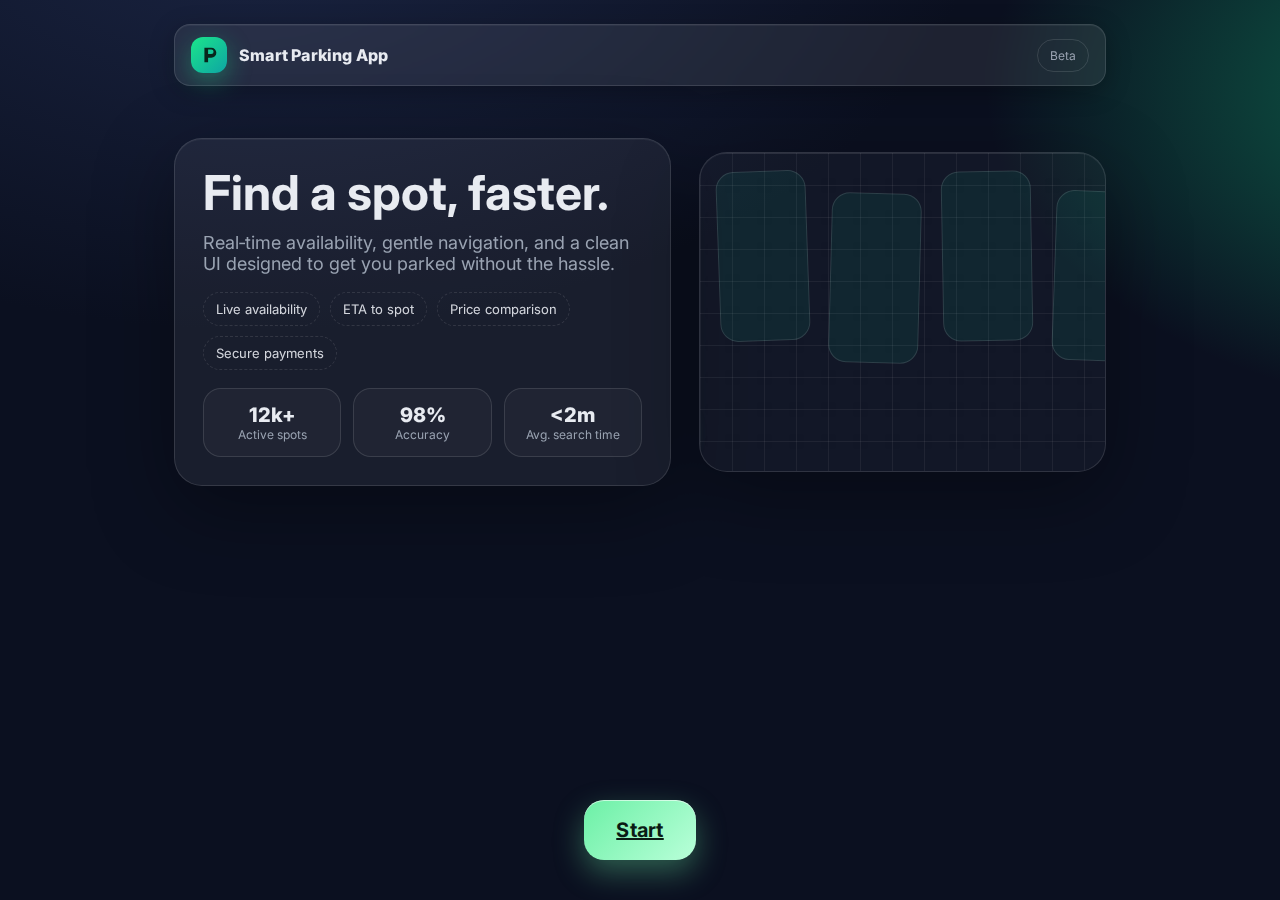
<file: templates/main_page.html>
<!DOCTYPE html>
<html lang="en">
<head>
  <meta charset="UTF-8" />
  <meta name="viewport" content="width=device-width, initial-scale=1" />
  <title>Smart Parking App</title>
  <link rel="preconnect" href="https://fonts.googleapis.com">
  <link rel="preconnect" href="https://fonts.gstatic.com" crossorigin>
  <link href="https://fonts.googleapis.com/css2?family=Inter:wght@300;400;600;800&display=swap" rel="stylesheet">
  <style>
    :root {
      --bg: #0b1020;
      --fg: #e8ebf1;
      --muted: #9aa3b2;
      --primary: #6cf0a6;
      --primary-700: #39d785;
      --card: rgba(255,255,255,0.06);
      --glass: rgba(255,255,255,0.08);
      --border: rgba(255,255,255,0.12);
    }
    * { box-sizing: border-box; }
    html, body { height: 100%; }
    body {
      margin: 0; font-family: Inter, system-ui, -apple-system, Segoe UI, Roboto, "Helvetica Neue", Arial, "Apple Color Emoji", "Segoe UI Emoji";
      color: var(--fg);
      background: radial-gradient(1200px 700px at 20% -10%, #1a2442 0%, rgba(26,36,66,0) 60%),
                  radial-gradient(1000px 600px at 120% 10%, #0d6b50 0%, rgba(13,107,80,0) 55%),
                  linear-gradient(180deg, #0b1020 0%, #0b1020 100%);
      display: flex; flex-direction: column; min-height: 100vh;
    }
    .container { max-width: 980px; margin: 0 auto; padding: 24px; width: 100%; flex: 1; }

    /* Header */
    .nav {
      display: flex; align-items: center; justify-content: space-between; gap: 12px;
      padding: 12px 16px; border: 1px solid var(--border); border-radius: 16px;
      background: var(--glass); backdrop-filter: blur(10px);
      box-shadow: 0 6px 24px rgba(0,0,0,0.25), inset 0 1px 0 rgba(255,255,255,0.05);
    }
    .brand { display: flex; align-items: center; gap: 12px; font-weight: 800; letter-spacing: 0.2px; }
    .brand-logo { width: 36px; height: 36px; border-radius: 12px; display: grid; place-items: center; background: linear-gradient(135deg, #1be58b, #0ea5a3); box-shadow: 0 8px 24px rgba(27,229,139,0.35); }
    .brand svg { width: 22px; height: 22px; color: #08261c; }

    .badge { font-size: 12px; padding: 8px 12px; border-radius: 999px; border: 1px solid var(--border); color: var(--muted); }

    /* Hero */
    .hero { margin-top: 52px; display: grid; grid-template-columns: 1.1fr 0.9fr; align-items: center; gap: 28px; }
    .hero-card {
      background: var(--card); border: 1px solid var(--border); border-radius: 28px; padding: 28px; position: relative; overflow: hidden;
      box-shadow: 0 24px 80px rgba(0,0,0,0.35), inset 0 1px 0 rgba(255,255,255,0.05);
    }
    .hero h1 { font-size: clamp(28px, 4vw, 48px); margin: 0 0 12px; line-height: 1.1; }
    .hero p { margin: 0; color: var(--muted); font-size: clamp(14px, 2.2vw, 18px); }

    .chips { display: flex; flex-wrap: wrap; gap: 10px; margin-top: 18px; }
    .chip { padding: 8px 12px; border: 1px dashed var(--border); border-radius: 999px; color: var(--fg); font-size: 13px; opacity: 0.9; }

    .stats { display: grid; grid-template-columns: repeat(3, 1fr); gap: 12px; margin-top: 18px; }
    .stat { padding: 14px; border-radius: 18px; border: 1px solid var(--border); background: rgba(255,255,255,0.03); text-align: center; }
    .stat .num { font-weight: 800; font-size: 20px; }
    .stat .lbl { color: var(--muted); font-size: 12px; }

    /* Illustration */
    .scene { position: relative; height: 320px; border-radius: 28px; border: 1px solid var(--border); background: rgba(255,255,255,0.03); overflow: hidden; }
    .grid { position: absolute; inset: 0; background-image: linear-gradient(to right, rgba(255,255,255,0.06) 1px, transparent 1px), linear-gradient(to bottom, rgba(255,255,255,0.06) 1px, transparent 1px); background-size: 32px 32px; filter: drop-shadow(0 0 8px rgba(0,0,0,0.3)); }
    .spot { position: absolute; width: 90px; height: 170px; border-radius: 18px; border: 1px solid var(--border); background: rgba(12, 214, 160, 0.08); top: 18px; left: 18px; transform: rotate(-2deg); }
    .spot:nth-child(2) { left: 130px; top: 40px; transform: rotate(1.5deg); }
    .spot:nth-child(3) { left: 242px; top: 18px; transform: rotate(-1deg); }
    .spot:nth-child(4) { left: 354px; top: 38px; transform: rotate(2deg); }
    .car { position: absolute; width: 46px; height: 24px; background: #9cf1cf; border-radius: 7px; top: 260px; left: -60px; box-shadow: 0 8px 20px rgba(108,240,166,0.35); animation: drive 5s ease-in-out infinite; }
    .car::before, .car::after { content:""; position:absolute; bottom:-6px; width: 12px; height: 12px; border-radius: 50%; background:#1d2838; }
    .car::before { left: 6px; }
    .car::after { right: 6px; }
    @keyframes drive {
      0% { transform: translateX(0) translateY(0); }
      40% { transform: translateX(360px) translateY(-120px); }
      70% { transform: translateX(260px) translateY(-180px); }
      100% { transform: translateX(480px) translateY(-180px); }
    }

    /* Centered Start Button */
    .footer {
      display: flex; justify-content: center; align-items: center; padding: 40px 16px;
    }

    .btn {
      appearance: none; border: 0; cursor: pointer; padding: 18px 32px; border-radius: 20px;
      font-weight: 700; font-size: 20px; letter-spacing: 0.3px; color: #0a1c14; background: linear-gradient(135deg, var(--primary), #b9ffd9);
      box-shadow: 0 12px 30px rgba(108,240,166,0.35), inset 0 1px 0 rgba(255,255,255,0.6);
      transition: transform .12s ease, box-shadow .12s ease, filter .12s ease; position: relative; overflow: hidden;
    }
    .btn:hover { transform: translateY(-2px); filter: saturate(1.05); box-shadow: 0 16px 34px rgba(108,240,166,0.45); }
    .btn:active { transform: translateY(0); box-shadow: 0 8px 18px rgba(108,240,166,0.3); }
    .btn .wave { position:absolute; inset: 0; background: radial-gradient(120px 60px at var(--x) var(--y), rgba(255,255,255,0.6), transparent 60%); opacity: 0; transition: opacity .25s ease; }
    .btn:hover .wave { opacity: 0.35; }

    .toast { position: fixed; left: 50%; bottom: 90px; transform: translateX(-50%); background: #0b1f1a; border: 1px solid var(--border); color: var(--fg); padding: 10px 14px; border-radius: 12px; font-size: 14px; opacity: 0; pointer-events: none; transition: opacity .25s ease, transform .25s ease; }
    .toast.show { opacity: 1; transform: translateX(-50%) translateY(-6px); }

    @media (max-width: 900px) {
      .hero { grid-template-columns: 1fr; }
      .scene { height: 240px; }
    }
  </style>
</head>
<body>
  <div class="container">
    <nav class="nav">
      <div class="brand">
        <div class="brand-logo" aria-hidden="true">
          <svg viewBox="0 0 24 24" fill="currentColor" aria-hidden="true">
            <path d="M7 4h7.5a5.5 5.5 0 1 1 0 11H11v5H7V4zm4 7h3.5a2.5 2.5 0 0 0 0-5H11v5z"/>
          </svg>
        </div>
        Smart Parking App
      </div>
      <span class="badge">Beta</span>
    </nav>

    <section class="hero">
      <div class="hero-card">
        <h1>Find a spot, faster.</h1>
        <p>Real‑time availability, gentle navigation, and a clean UI designed to get you parked without the hassle.</p>
        <div class="chips" role="list" aria-label="Highlights">
          <span class="chip" role="listitem">Live availability</span>
          <span class="chip" role="listitem">ETA to spot</span>
          <span class="chip" role="listitem">Price comparison</span>
          <span class="chip" role="listitem">Secure payments</span>
        </div>
        <div class="stats" aria-label="Stats">
          <div class="stat"><div class="num" aria-hidden="true">12k+</div><div class="lbl">Active spots</div></div>
          <div class="stat"><div class="num" aria-hidden="true">98%</div><div class="lbl">Accuracy</div></div>
          <div class="stat"><div class="num" aria-hidden="true"><span aria-hidden="true">&lt;</span>2m</div><div class="lbl">Avg. search time</div></div>
        </div>
      </div>
      <div class="scene hero-card" aria-hidden="true">
        <div class="grid"></div>
        <div class="spot"></div>
        <div class="spot"></div>
        <div class="spot"></div>
        <div class="spot"></div>
        <div class="car"></div>
      </div>
    </section>
  </div>

  <footer class="footer">
    <a id="startBtn", href="/map" class="btn" aria-label="Start Smart Parking">
    <span>Start</span>
    <span class="wave"></span>
  </a>
  </footer>

  <div id="toast" class="toast" role="status" aria-live="polite">Starting… loading map and live spots</div>

  <script>
    const btn = document.getElementById('startBtn');
    const wave = btn.querySelector('.wave');
    btn.addEventListener('pointermove', (e) => {
      const rect = btn.getBoundingClientRect();
      const x = e.clientX - rect.left; const y = e.clientY - rect.top;
      wave.style.setProperty('--x', x + 'px');
      wave.style.setProperty('--y', y + 'px');
    });

    const toast = document.getElementById('toast');
    btn.addEventListener('click', () => {
      toast.classList.add('show');
      setTimeout(() => {
        toast.classList.remove('show');
        // window.location.href = '/map.html';
      }, 1500);
    });
  </script>
</body>
</html>
</file>
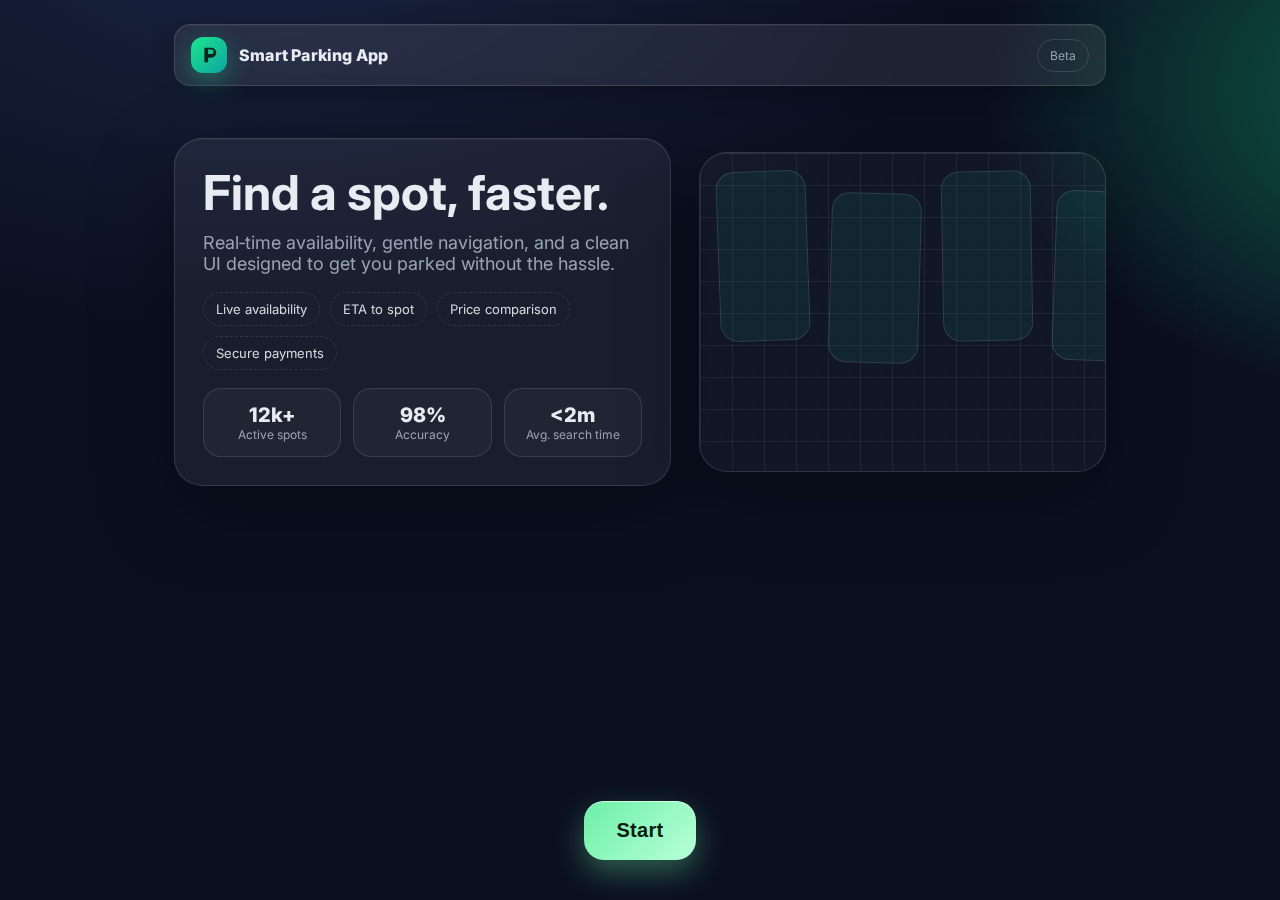
<file: frontend/main_page/main_page.html>
<!DOCTYPE html>
<html lang="en">
<head>
  <meta charset="UTF-8" />
  <meta name="viewport" content="width=device-width, initial-scale=1" />
  <title>Smart Parking App</title>
  <link rel="preconnect" href="https://fonts.googleapis.com">
  <link rel="preconnect" href="https://fonts.gstatic.com" crossorigin>
  <link href="https://fonts.googleapis.com/css2?family=Inter:wght@300;400;600;800&display=swap" rel="stylesheet">
  <style>
    :root {
      --bg: #0b1020;
      --fg: #e8ebf1;
      --muted: #9aa3b2;
      --primary: #6cf0a6;
      --primary-700: #39d785;
      --card: rgba(255,255,255,0.06);
      --glass: rgba(255,255,255,0.08);
      --border: rgba(255,255,255,0.12);
    }
    * { box-sizing: border-box; }
    html, body { height: 100%; }
    body {
      margin: 0; font-family: Inter, system-ui, -apple-system, Segoe UI, Roboto, "Helvetica Neue", Arial, "Apple Color Emoji", "Segoe UI Emoji";
      color: var(--fg);
      background: radial-gradient(1200px 700px at 20% -10%, #1a2442 0%, rgba(26,36,66,0) 60%),
                  radial-gradient(1000px 600px at 120% 10%, #0d6b50 0%, rgba(13,107,80,0) 55%),
                  linear-gradient(180deg, #0b1020 0%, #0b1020 100%);
      display: flex; flex-direction: column; min-height: 100vh;
    }
    .container { max-width: 980px; margin: 0 auto; padding: 24px; width: 100%; flex: 1; }

    /* Header */
    .nav {
      display: flex; align-items: center; justify-content: space-between; gap: 12px;
      padding: 12px 16px; border: 1px solid var(--border); border-radius: 16px;
      background: var(--glass); backdrop-filter: blur(10px);
      box-shadow: 0 6px 24px rgba(0,0,0,0.25), inset 0 1px 0 rgba(255,255,255,0.05);
    }
    .brand { display: flex; align-items: center; gap: 12px; font-weight: 800; letter-spacing: 0.2px; }
    .brand-logo { width: 36px; height: 36px; border-radius: 12px; display: grid; place-items: center; background: linear-gradient(135deg, #1be58b, #0ea5a3); box-shadow: 0 8px 24px rgba(27,229,139,0.35); }
    .brand svg { width: 22px; height: 22px; color: #08261c; }

    .badge { font-size: 12px; padding: 8px 12px; border-radius: 999px; border: 1px solid var(--border); color: var(--muted); }

    /* Hero */
    .hero { margin-top: 52px; display: grid; grid-template-columns: 1.1fr 0.9fr; align-items: center; gap: 28px; }
    .hero-card {
      background: var(--card); border: 1px solid var(--border); border-radius: 28px; padding: 28px; position: relative; overflow: hidden;
      box-shadow: 0 24px 80px rgba(0,0,0,0.35), inset 0 1px 0 rgba(255,255,255,0.05);
    }
    .hero h1 { font-size: clamp(28px, 4vw, 48px); margin: 0 0 12px; line-height: 1.1; }
    .hero p { margin: 0; color: var(--muted); font-size: clamp(14px, 2.2vw, 18px); }

    .chips { display: flex; flex-wrap: wrap; gap: 10px; margin-top: 18px; }
    .chip { padding: 8px 12px; border: 1px dashed var(--border); border-radius: 999px; color: var(--fg); font-size: 13px; opacity: 0.9; }

    .stats { display: grid; grid-template-columns: repeat(3, 1fr); gap: 12px; margin-top: 18px; }
    .stat { padding: 14px; border-radius: 18px; border: 1px solid var(--border); background: rgba(255,255,255,0.03); text-align: center; }
    .stat .num { font-weight: 800; font-size: 20px; }
    .stat .lbl { color: var(--muted); font-size: 12px; }

    /* Illustration */
    .scene { position: relative; height: 320px; border-radius: 28px; border: 1px solid var(--border); background: rgba(255,255,255,0.03); overflow: hidden; }
    .grid { position: absolute; inset: 0; background-image: linear-gradient(to right, rgba(255,255,255,0.06) 1px, transparent 1px), linear-gradient(to bottom, rgba(255,255,255,0.06) 1px, transparent 1px); background-size: 32px 32px; filter: drop-shadow(0 0 8px rgba(0,0,0,0.3)); }
    .spot { position: absolute; width: 90px; height: 170px; border-radius: 18px; border: 1px solid var(--border); background: rgba(12, 214, 160, 0.08); top: 18px; left: 18px; transform: rotate(-2deg); }
    .spot:nth-child(2) { left: 130px; top: 40px; transform: rotate(1.5deg); }
    .spot:nth-child(3) { left: 242px; top: 18px; transform: rotate(-1deg); }
    .spot:nth-child(4) { left: 354px; top: 38px; transform: rotate(2deg); }
    .car { position: absolute; width: 46px; height: 24px; background: #9cf1cf; border-radius: 7px; top: 260px; left: -60px; box-shadow: 0 8px 20px rgba(108,240,166,0.35); animation: drive 5s ease-in-out infinite; }
    .car::before, .car::after { content:""; position:absolute; bottom:-6px; width: 12px; height: 12px; border-radius: 50%; background:#1d2838; }
    .car::before { left: 6px; }
    .car::after { right: 6px; }
    @keyframes drive {
      0% { transform: translateX(0) translateY(0); }
      40% { transform: translateX(360px) translateY(-120px); }
      70% { transform: translateX(260px) translateY(-180px); }
      100% { transform: translateX(480px) translateY(-180px); }
    }

    /* Centered Start Button */
    .footer {
      display: flex; justify-content: center; align-items: center; padding: 40px 16px;
    }

    .btn {
      appearance: none; border: 0; cursor: pointer; padding: 18px 32px; border-radius: 20px;
      font-weight: 700; font-size: 20px; letter-spacing: 0.3px; color: #0a1c14; background: linear-gradient(135deg, var(--primary), #b9ffd9);
      box-shadow: 0 12px 30px rgba(108,240,166,0.35), inset 0 1px 0 rgba(255,255,255,0.6);
      transition: transform .12s ease, box-shadow .12s ease, filter .12s ease; position: relative; overflow: hidden;
    }
    .btn:hover { transform: translateY(-2px); filter: saturate(1.05); box-shadow: 0 16px 34px rgba(108,240,166,0.45); }
    .btn:active { transform: translateY(0); box-shadow: 0 8px 18px rgba(108,240,166,0.3); }
    .btn .wave { position:absolute; inset: 0; background: radial-gradient(120px 60px at var(--x) var(--y), rgba(255,255,255,0.6), transparent 60%); opacity: 0; transition: opacity .25s ease; }
    .btn:hover .wave { opacity: 0.35; }

    .toast { position: fixed; left: 50%; bottom: 90px; transform: translateX(-50%); background: #0b1f1a; border: 1px solid var(--border); color: var(--fg); padding: 10px 14px; border-radius: 12px; font-size: 14px; opacity: 0; pointer-events: none; transition: opacity .25s ease, transform .25s ease; }
    .toast.show { opacity: 1; transform: translateX(-50%) translateY(-6px); }

    @media (max-width: 900px) {
      .hero { grid-template-columns: 1fr; }
      .scene { height: 240px; }
    }
  </style>
</head>
<body>
  <div class="container">
    <nav class="nav">
      <div class="brand">
        <div class="brand-logo" aria-hidden="true">
          <svg viewBox="0 0 24 24" fill="currentColor" aria-hidden="true">
            <path d="M7 4h7.5a5.5 5.5 0 1 1 0 11H11v5H7V4zm4 7h3.5a2.5 2.5 0 0 0 0-5H11v5z"/>
          </svg>
        </div>
        Smart Parking App
      </div>
      <span class="badge">Beta</span>
    </nav>

    <section class="hero">
      <div class="hero-card">
        <h1>Find a spot, faster.</h1>
        <p>Real‑time availability, gentle navigation, and a clean UI designed to get you parked without the hassle.</p>
        <div class="chips" role="list" aria-label="Highlights">
          <span class="chip" role="listitem">Live availability</span>
          <span class="chip" role="listitem">ETA to spot</span>
          <span class="chip" role="listitem">Price comparison</span>
          <span class="chip" role="listitem">Secure payments</span>
        </div>
        <div class="stats" aria-label="Stats">
          <div class="stat"><div class="num" aria-hidden="true">12k+</div><div class="lbl">Active spots</div></div>
          <div class="stat"><div class="num" aria-hidden="true">98%</div><div class="lbl">Accuracy</div></div>
          <div class="stat"><div class="num" aria-hidden="true"><span aria-hidden="true">&lt;</span>2m</div><div class="lbl">Avg. search time</div></div>
        </div>
      </div>
      <div class="scene hero-card" aria-hidden="true">
        <div class="grid"></div>
        <div class="spot"></div>
        <div class="spot"></div>
        <div class="spot"></div>
        <div class="spot"></div>
        <div class="car"></div>
      </div>
    </section>
  </div>

  <footer class="footer">
    <button id="startBtn" class="btn" aria-label="Start Smart Parking">
      <span>Start</span>
      <span class="wave"></span>
    </button>
  </footer>

  <div id="toast" class="toast" role="status" aria-live="polite">Starting… loading map and live spots</div>

  <script>
    const btn = document.getElementById('startBtn');
    const wave = btn.querySelector('.wave');
    btn.addEventListener('pointermove', (e) => {
      const rect = btn.getBoundingClientRect();
      const x = e.clientX - rect.left; const y = e.clientY - rect.top;
      wave.style.setProperty('--x', x + 'px');
      wave.style.setProperty('--y', y + 'px');
    });

    const toast = document.getElementById('toast');
    btn.addEventListener('click', () => {
      toast.classList.add('show');
      setTimeout(() => {
        toast.classList.remove('show');
        // window.location.href = '/map.html';
      }, 1500);
    });
  </script>
</body>
</html>
</file>
